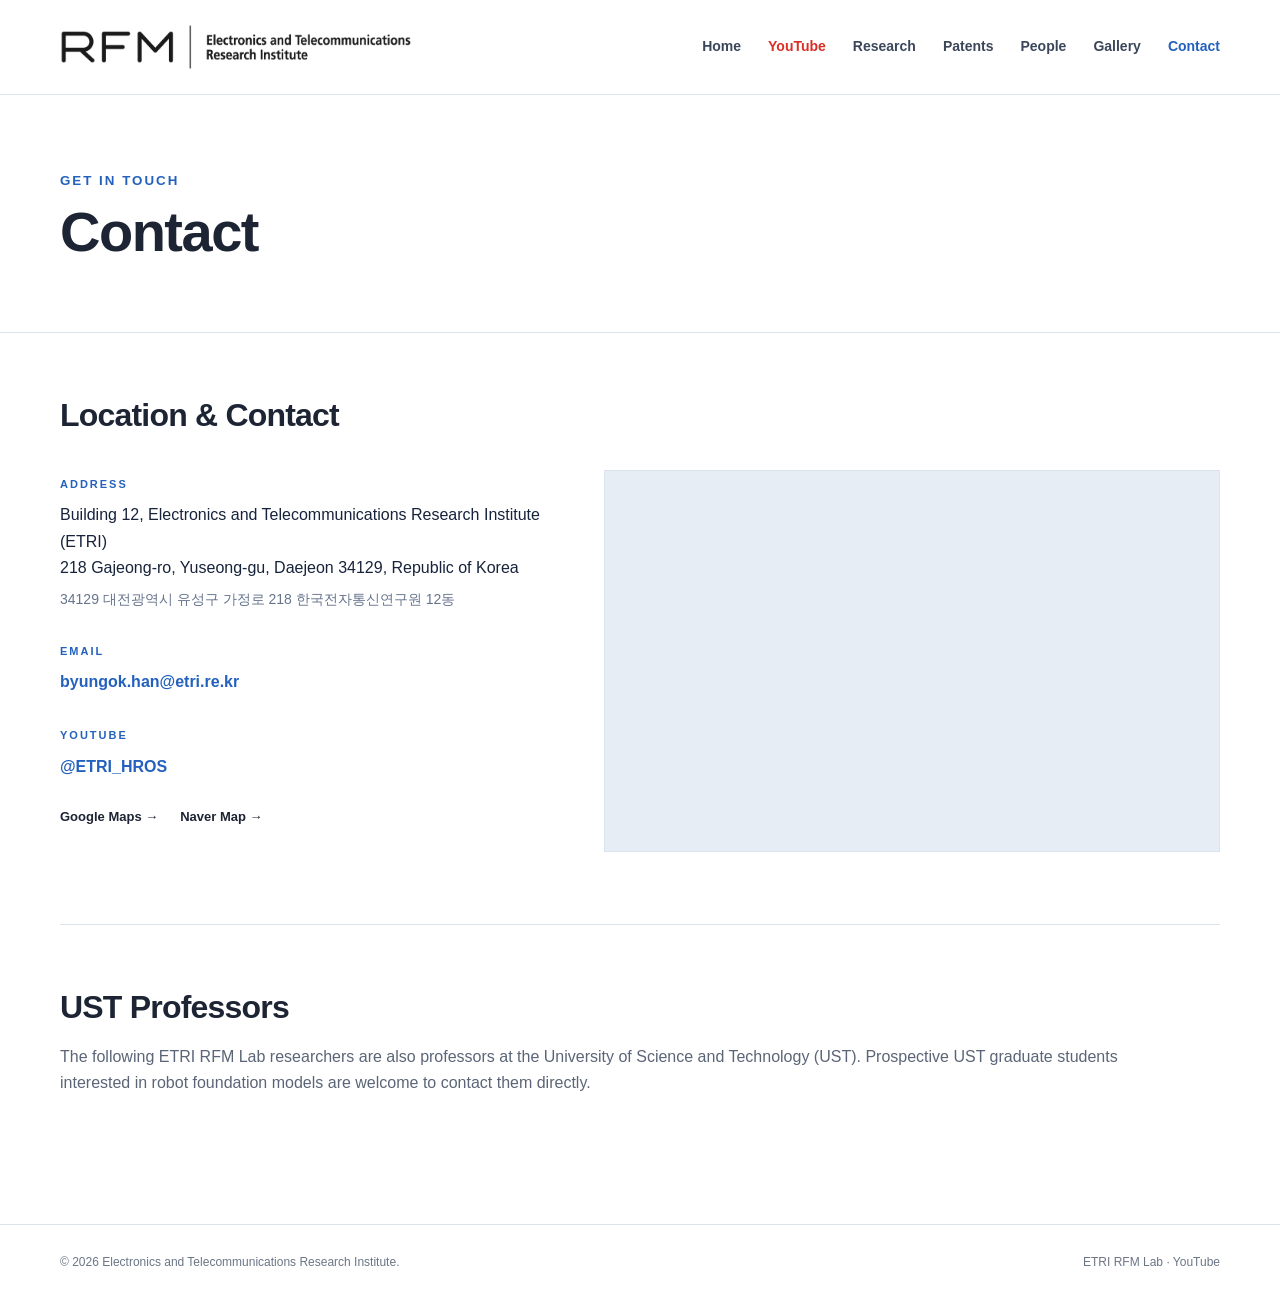
<file: contact.html>
<!doctype html>
<html lang="en">
<head>
  <meta charset="utf-8">
  <meta name="viewport" content="width=device-width,initial-scale=1"><meta name="description" content="ETRI 로봇파운데이션모델연구실(RFM Lab) 연락처: 대전광역시 유성구 가정로 218 한국전자통신연구원 12동. Address, map, email, and UST professors."><meta property="og:locale" content="ko_KR"><meta property="og:locale:alternate" content="en_US"><meta property="og:type" content="website"><meta property="og:site_name" content="ETRI RFM Lab"><meta property="og:title" content="Contact | ETRI RFM Lab · 로봇파운데이션모델연구실"><meta property="og:description" content="ETRI 로봇파운데이션모델연구실(RFM Lab) 연락처: 대전광역시 유성구 가정로 218 한국전자통신연구원 12동. Address, map, email, and UST professors."><meta property="og:url" content="https://etri-rfm-lab.github.io/contact.html"><meta property="og:image" content="https://etri-rfm-lab.github.io/assets/og-image.png?v=2"><meta property="og:image:width" content="1200"><meta property="og:image:height" content="630"><meta name="twitter:card" content="summary_large_image"><link rel="canonical" href="https://etri-rfm-lab.github.io/contact.html"><link rel="icon" href="favicon.ico?v=2" sizes="any"><link rel="icon" type="image/png" sizes="32x32" href="assets/favicon-32.png?v=2"><link rel="apple-touch-icon" href="assets/apple-touch-icon.png?v=2">
  <title>Contact | ETRI RFM Lab · 로봇파운데이션모델연구실</title>
  <link rel="stylesheet" href="styles.css?v=64">
</head>
<body data-page="contact">
  <nav class="nav"><div class="wrap navin"><a class="logo" href="index.html" aria-label="ETRI RFM Lab home"><span class="mark">ETRI</span></a><div class="menu"><a href="index.html">Home</a><a href="https://www.youtube.com/@ETRI_HROS" target="_blank" rel="noopener">YouTube</a><a href="publications.html">Research</a><a href="patents.html">Patents</a><a href="people.html">People</a><a href="gallery.html">Gallery</a><a class="active" href="contact.html">Contact</a></div><button class="hamb" aria-label="Open menu">☰</button></div></nav>
  <header class="page-hero"><div class="wrap"><small>GET IN TOUCH</small><h1>Contact</h1></div></header>
  <main class="section wrap">
    <h2 class="contact-heading">Location &amp; Contact</h2>
    <div class="contact-grid">
      <div class="contact-info">
        <div class="contact-item"><small>ADDRESS</small><p>Building 12, Electronics and Telecommunications Research Institute (ETRI)<br>218 Gajeong-ro, Yuseong-gu, Daejeon 34129, Republic of Korea</p><p class="contact-ko">34129 대전광역시 유성구 가정로 218 한국전자통신연구원 12동</p></div>
        <div class="contact-item"><small>EMAIL</small><p><a href="mailto:byungok.han@etri.re.kr">byungok.han@etri.re.kr</a></p></div>
        <div class="contact-item"><small>YOUTUBE</small><p><a href="https://www.youtube.com/@ETRI_HROS" target="_blank" rel="noopener">@ETRI_HROS</a></p></div>
        <div class="contact-actions"><a class="pub-link" href="https://www.google.com/maps/search/?api=1&amp;query=%ED%95%9C%EA%B5%AD%EC%A0%84%EC%9E%90%ED%86%B5%EC%8B%A0%EC%97%B0%EA%B5%AC%EC%9B%90" target="_blank" rel="noopener">Google Maps →</a><a class="pub-link" href="https://map.naver.com/p/search/%ED%95%9C%EA%B5%AD%EC%A0%84%EC%9E%90%ED%86%B5%EC%8B%A0%EC%97%B0%EA%B5%AC%EC%9B%90" target="_blank" rel="noopener">Naver Map →</a></div>
      </div>
      <div class="contact-map"><iframe src="https://www.google.com/maps/embed?origin=mfe&amp;pb=!1m3!2m1!1z7ZWc6rWt7KCE7J6Q7Ya17Iug7Jew6rWs7JuQ!6i15" title="Map of ETRI, Daejeon" loading="lazy" referrerpolicy="no-referrer-when-downgrade"></iframe></div>
    </div>
    <section class="ust-section" aria-labelledby="ust-title">
      <h2 id="ust-title">UST Professors</h2>
      <p>The following ETRI RFM Lab researchers are also professors at the University of Science and Technology (UST). Prospective UST graduate students interested in robot foundation models are welcome to contact them directly.</p>
      <div class="people ust-people" id="ust-list"></div>
    </section>
  </main>
  <footer class="footer"><div class="wrap"><span>© 2026 Electronics and Telecommunications Research Institute.</span><span>ETRI RFM Lab · <a href="https://www.youtube.com/@ETRI_HROS" target="_blank" rel="noopener">YouTube</a></span></div></footer>
  <script src="sheets.js?v=35"></script>
</body>
</html>
</file>
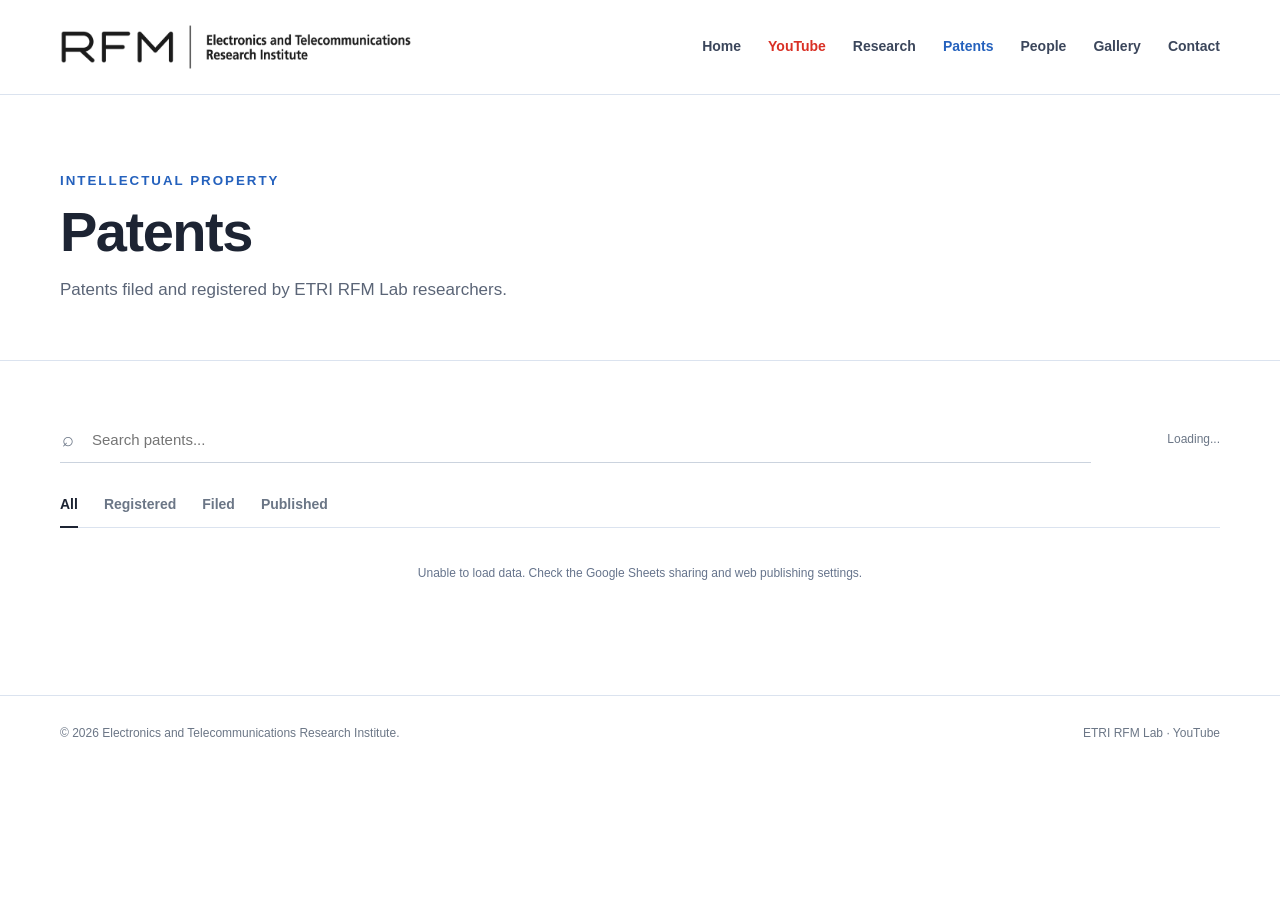
<file: patents.html>
<!doctype html>
<html lang="en">
<head>
  <meta charset="utf-8">
  <meta name="viewport" content="width=device-width,initial-scale=1"><meta name="description" content="ETRI 로봇파운데이션모델연구실(RFM Lab) 특허 목록. Patents filed and registered by ETRI Robot Foundation Models Lab researchers."><meta property="og:locale" content="ko_KR"><meta property="og:locale:alternate" content="en_US"><meta property="og:type" content="website"><meta property="og:site_name" content="ETRI RFM Lab"><meta property="og:title" content="Patents | ETRI RFM Lab · 로봇파운데이션모델연구실"><meta property="og:description" content="ETRI 로봇파운데이션모델연구실(RFM Lab) 특허 목록. Patents filed and registered by ETRI Robot Foundation Models Lab researchers."><meta property="og:url" content="https://etri-rfm-lab.github.io/patents.html"><meta property="og:image" content="https://etri-rfm-lab.github.io/assets/og-image.png?v=2"><meta property="og:image:width" content="1200"><meta property="og:image:height" content="630"><meta name="twitter:card" content="summary_large_image"><link rel="canonical" href="https://etri-rfm-lab.github.io/patents.html"><link rel="icon" href="favicon.ico?v=2" sizes="any"><link rel="icon" type="image/png" sizes="32x32" href="assets/favicon-32.png?v=2"><link rel="apple-touch-icon" href="assets/apple-touch-icon.png?v=2">
  <title>Patents | ETRI RFM Lab · 로봇파운데이션모델연구실</title>
  <link rel="stylesheet" href="styles.css?v=64">
</head>
<body data-page="patents">
  <nav class="nav"><div class="wrap navin"><a class="logo" href="index.html" aria-label="ETRI RFM Lab home"><span class="mark">ETRI</span></a><div class="menu"><a href="index.html">Home</a><a href="https://www.youtube.com/@ETRI_HROS" target="_blank" rel="noopener">YouTube</a><a href="publications.html">Research</a><a class="active" href="patents.html">Patents</a><a href="people.html">People</a><a href="gallery.html">Gallery</a><a href="contact.html">Contact</a></div><button class="hamb" aria-label="Open menu">☰</button></div></nav>
  <header class="page-hero"><div class="wrap"><small>INTELLECTUAL PROPERTY</small><h1>Patents</h1><p>Patents filed and registered by ETRI RFM Lab researchers.</p></div></header>
  <main class="section"><div class="wrap">
    <div class="archive-tools">
      <div class="search-row"><label class="search-box"><input id="patent-search" type="search" placeholder="Search patents..." autocomplete="off" aria-label="Search patents"></label><span class="result-count" id="patent-count">Loading...</span></div>
      <div class="filters" role="group" aria-label="Patent status"><button class="filter-btn active" data-patent-filter="all">All</button><button class="filter-btn" data-patent-filter="registered">Registered</button><button class="filter-btn" data-patent-filter="filed">Filed</button><button class="filter-btn" data-patent-filter="published">Published</button></div>
    </div>
    <p class="status" id="page-status">Loading patents...</p>
    <div class="patent-list" id="patent-list"></div>
  </div></main>
  <footer class="footer"><div class="wrap"><span>© 2026 Electronics and Telecommunications Research Institute.</span><span>ETRI RFM Lab · <a href="https://www.youtube.com/@ETRI_HROS" target="_blank" rel="noopener">YouTube</a></span></div></footer>
  <script src="sheets.js?v=35"></script>
</body>
</html>
</file>
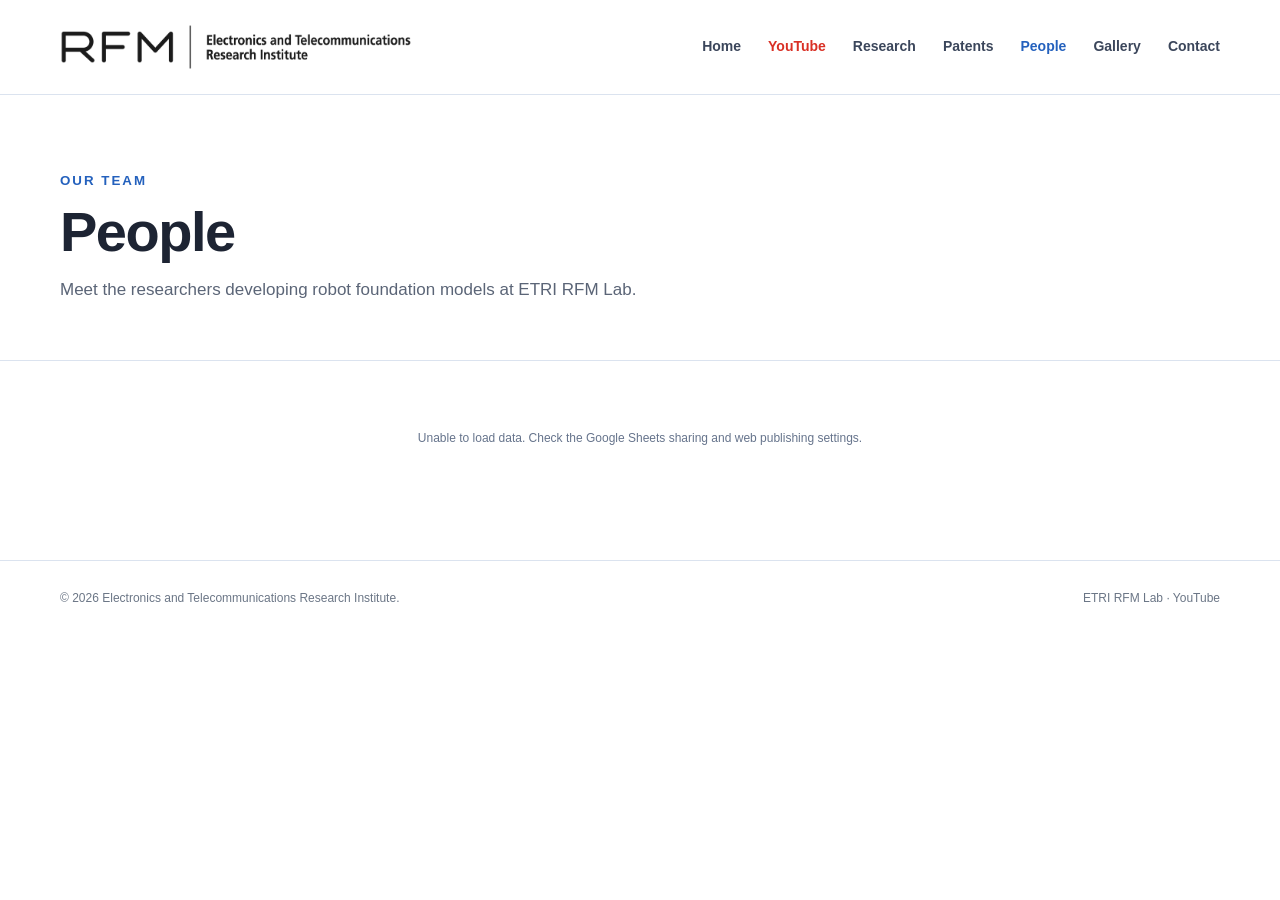
<file: people.html>
<!doctype html>
<html lang="en">
<head>
  <meta charset="utf-8">
  <meta name="viewport" content="width=device-width,initial-scale=1"><meta name="description" content="ETRI 로봇파운데이션모델연구실(RFM Lab) 구성원. Meet the researchers of the ETRI Robot Foundation Models Lab."><meta property="og:locale" content="ko_KR"><meta property="og:locale:alternate" content="en_US"><meta property="og:type" content="website"><meta property="og:site_name" content="ETRI RFM Lab"><meta property="og:title" content="People | ETRI RFM Lab · 로봇파운데이션모델연구실"><meta property="og:description" content="ETRI 로봇파운데이션모델연구실(RFM Lab) 구성원. Meet the researchers of the ETRI Robot Foundation Models Lab."><meta property="og:url" content="https://etri-rfm-lab.github.io/people.html"><meta property="og:image" content="https://etri-rfm-lab.github.io/assets/og-image.png?v=2"><meta property="og:image:width" content="1200"><meta property="og:image:height" content="630"><meta name="twitter:card" content="summary_large_image"><link rel="canonical" href="https://etri-rfm-lab.github.io/people.html"><link rel="icon" href="favicon.ico?v=2" sizes="any"><link rel="icon" type="image/png" sizes="32x32" href="assets/favicon-32.png?v=2"><link rel="apple-touch-icon" href="assets/apple-touch-icon.png?v=2">
  <title>People | ETRI RFM Lab · 로봇파운데이션모델연구실</title>
  <link rel="stylesheet" href="styles.css?v=64">
</head>
<body data-page="people">
  <nav class="nav"><div class="wrap navin"><a class="logo" href="index.html" aria-label="ETRI RFM Lab home"><span class="mark">ETRI</span></a><div class="menu"><a href="index.html">Home</a><a href="https://www.youtube.com/@ETRI_HROS" target="_blank" rel="noopener">YouTube</a><a href="publications.html">Research</a><a href="patents.html">Patents</a><a class="active" href="people.html">People</a><a href="gallery.html">Gallery</a><a href="contact.html">Contact</a></div><button class="hamb" aria-label="Open menu">☰</button></div></nav>
  <header class="page-hero"><div class="wrap"><small>OUR TEAM</small><h1>People</h1><p>Meet the researchers developing robot foundation models at ETRI RFM Lab.</p></div></header>
  <main class="section wrap"><p class="status" id="page-status">Loading researchers...</p><div class="people" id="people-list"></div></main>
  <footer class="footer"><div class="wrap"><span>© 2026 Electronics and Telecommunications Research Institute.</span><span>ETRI RFM Lab · <a href="https://www.youtube.com/@ETRI_HROS" target="_blank" rel="noopener">YouTube</a></span></div></footer>
  <script src="sheets.js?v=35"></script>
</body>
</html>
</file>
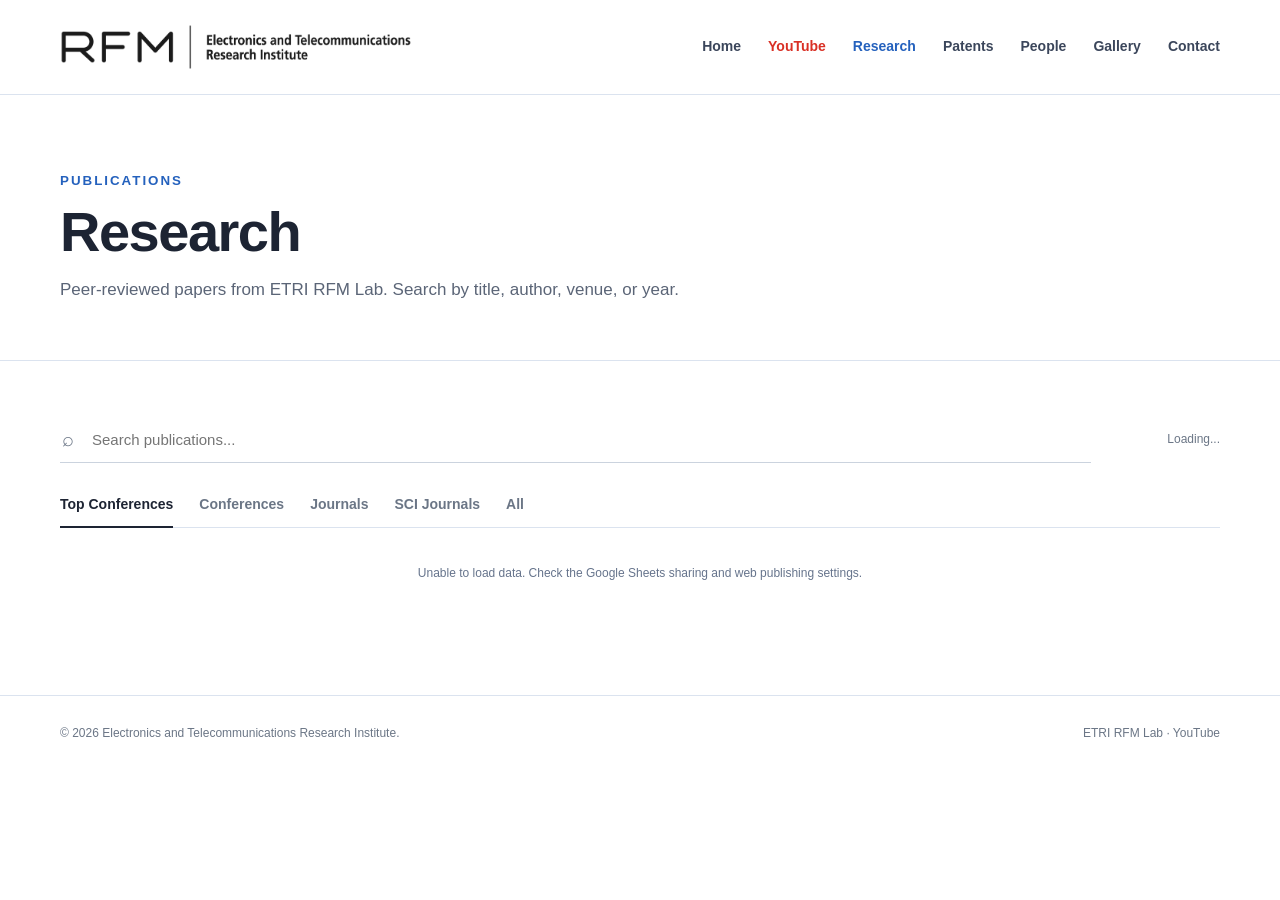
<file: publications.html>
<!doctype html>
<html lang="en">
<head>
  <meta charset="utf-8">
  <meta name="viewport" content="width=device-width,initial-scale=1"><meta name="description" content="ETRI 로봇파운데이션모델연구실(RFM Lab) 논문 목록. Publications of the ETRI Robot Foundation Models Lab at CVPR, ICRA, ECCV, AAAI, MICCAI and more."><meta property="og:locale" content="ko_KR"><meta property="og:locale:alternate" content="en_US"><meta property="og:type" content="website"><meta property="og:site_name" content="ETRI RFM Lab"><meta property="og:title" content="Research | ETRI RFM Lab · 로봇파운데이션모델연구실"><meta property="og:description" content="ETRI 로봇파운데이션모델연구실(RFM Lab) 논문 목록. Publications of the ETRI Robot Foundation Models Lab at CVPR, ICRA, ECCV, AAAI, MICCAI and more."><meta property="og:url" content="https://etri-rfm-lab.github.io/publications.html"><meta property="og:image" content="https://etri-rfm-lab.github.io/assets/og-image.png?v=2"><meta property="og:image:width" content="1200"><meta property="og:image:height" content="630"><meta name="twitter:card" content="summary_large_image"><link rel="canonical" href="https://etri-rfm-lab.github.io/publications.html"><link rel="icon" href="favicon.ico?v=2" sizes="any"><link rel="icon" type="image/png" sizes="32x32" href="assets/favicon-32.png?v=2"><link rel="apple-touch-icon" href="assets/apple-touch-icon.png?v=2">
  <title>Research | ETRI RFM Lab · 로봇파운데이션모델연구실</title>
  <link rel="stylesheet" href="styles.css?v=64">
</head>
<body data-page="publications">
  <nav class="nav"><div class="wrap navin"><a class="logo" href="index.html" aria-label="ETRI RFM Lab home"><span class="mark">ETRI</span></a><div class="menu"><a href="index.html">Home</a><a href="https://www.youtube.com/@ETRI_HROS" target="_blank" rel="noopener">YouTube</a><a class="active" href="publications.html">Research</a><a href="patents.html">Patents</a><a href="people.html">People</a><a href="gallery.html">Gallery</a><a href="contact.html">Contact</a></div><button class="hamb" aria-label="Open menu">☰</button></div></nav>
  <header class="page-hero"><div class="wrap"><small>PUBLICATIONS</small><h1>Research</h1><p>Peer-reviewed papers from ETRI RFM Lab. Search by title, author, venue, or year.</p></div></header>
  <main class="section wrap">
    <div class="archive-tools">
      <div class="search-row"><label class="search-box"><input id="publication-search" type="search" placeholder="Search publications..." autocomplete="off" aria-label="Search publications"></label><span class="result-count" id="publication-count">Loading...</span></div>
      <div class="filters" role="group" aria-label="Publication type"><button class="filter-btn active" data-pub-filter="top">Top Conferences</button><button class="filter-btn" data-pub-filter="conference">Conferences</button><button class="filter-btn" data-pub-filter="journal">Journals</button><button class="filter-btn" data-pub-filter="sci">SCI Journals</button><button class="filter-btn" data-pub-filter="all">All</button></div>
    </div>
    <p class="status" id="page-status">Loading publications...</p>
    <div class="pub-list" id="publication-list"></div>
  </main>
  <footer class="footer"><div class="wrap"><span>© 2026 Electronics and Telecommunications Research Institute.</span><span>ETRI RFM Lab · <a href="https://www.youtube.com/@ETRI_HROS" target="_blank" rel="noopener">YouTube</a></span></div></footer>
  <script src="sheets.js?v=35"></script>
</body>
</html>
</file>
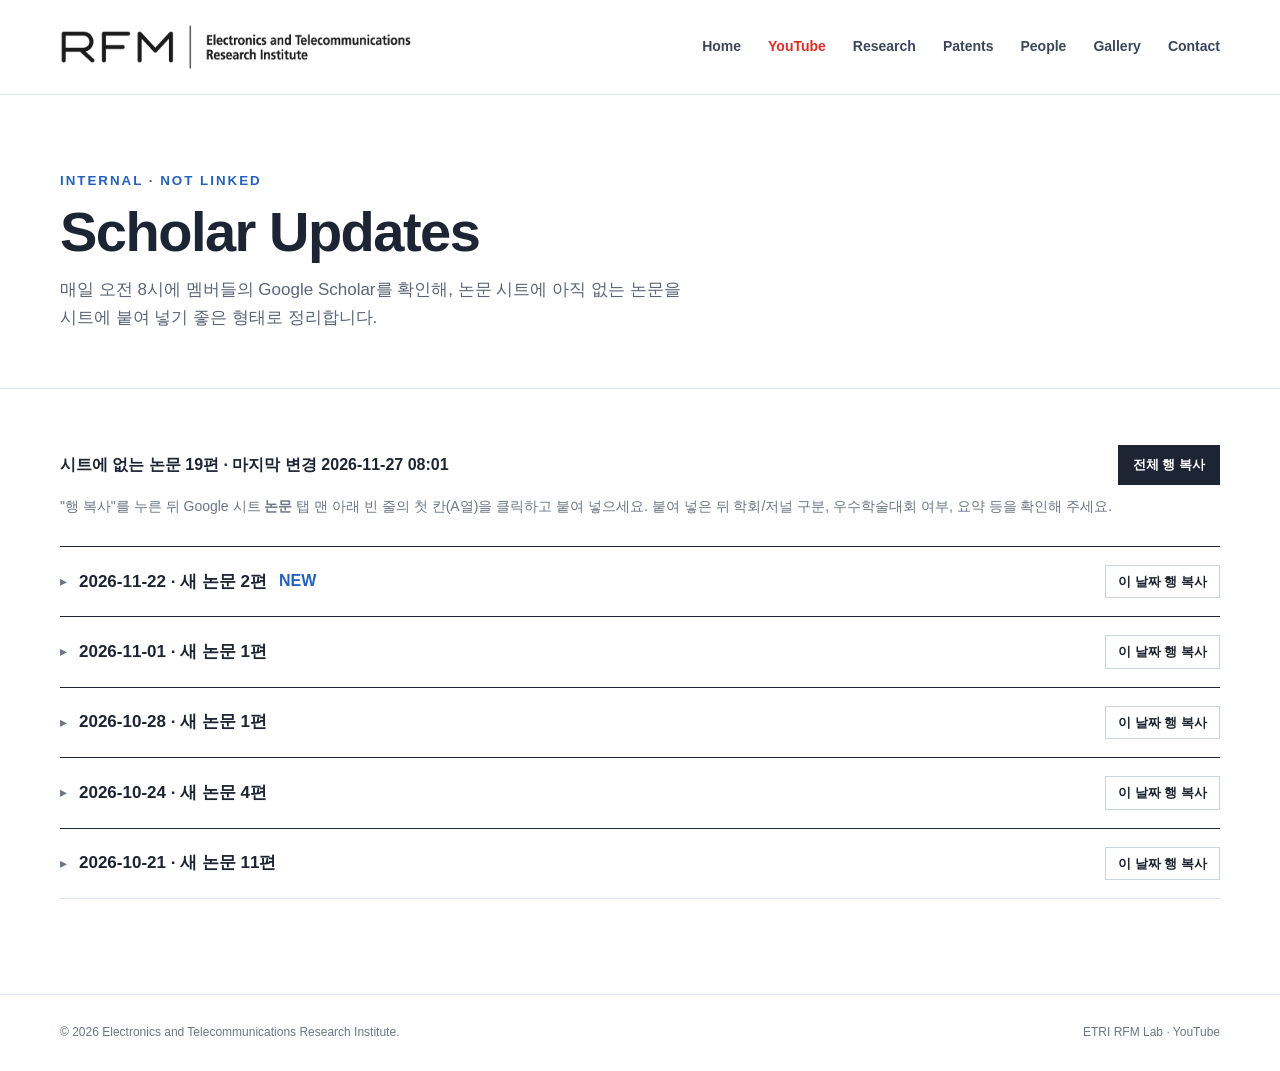
<file: scholar-updates.html>
<!doctype html>
<html lang="en">
<head>
  <meta charset="utf-8">
  <meta name="viewport" content="width=device-width,initial-scale=1">
  <meta name="robots" content="noindex,nofollow">
  <title>Scholar Updates | ETRI RFM Lab</title>
  <link rel="icon" href="favicon.ico?v=2" sizes="any"><link rel="icon" type="image/png" sizes="32x32" href="assets/favicon-32.png?v=2">
  <link rel="stylesheet" href="styles.css?v=48">
</head>
<body data-page="scholar-updates">
  <nav class="nav"><div class="wrap navin"><a class="logo" href="index.html" aria-label="ETRI RFM Lab home"><span class="mark">ETRI</span></a><div class="menu"><a href="index.html">Home</a><a href="https://www.youtube.com/@ETRI_HROS" target="_blank" rel="noopener">YouTube</a><a href="publications.html">Research</a><a href="patents.html">Patents</a><a href="people.html">People</a><a href="gallery.html">Gallery</a><a href="contact.html">Contact</a></div><button class="hamb" aria-label="Open menu">☰</button></div></nav>
  <header class="page-hero"><div class="wrap"><small>INTERNAL · NOT LINKED</small><h1>Scholar Updates</h1><p>매일 오전 8시에 멤버들의 Google Scholar를 확인해, 논문 시트에 아직 없는 논문을 시트에 붙여 넣기 좋은 형태로 정리합니다.</p></div></header>
  <main class="section wrap">
    <div class="updates-bar"><p class="updates-meta" id="updates-meta">Loading...</p><button class="updates-copy-all" id="copy-all" type="button" hidden>전체 행 복사</button></div>
    <p class="updates-help">"행 복사"를 누른 뒤 Google 시트 <b>논문</b> 탭 맨 아래 빈 줄의 첫 칸(A열)을 클릭하고 붙여 넣으세요. 붙여 넣은 뒤 학회/저널 구분, 우수학술대회 여부, 요약 등을 확인해 주세요.</p>
    <div id="updates-list" class="updates-list"></div>
  </main>
  <footer class="footer"><div class="wrap"><span>© 2026 Electronics and Telecommunications Research Institute.</span><span>ETRI RFM Lab · <a href="https://www.youtube.com/@ETRI_HROS" target="_blank" rel="noopener">YouTube</a></span></div></footer>
  <script src="sheets.js?v=35"></script>
  <script>
    (async () => {
      const meta = document.getElementById('updates-meta');
      const list = document.getElementById('updates-list');
      const copyAll = document.getElementById('copy-all');
      const tsv = row => row.map(value => String(value ?? '').replace(/[\t\r\n]+/g, ' ')).join('\t');
      const copy = async (text, button, label) => {
        try { await navigator.clipboard.writeText(text); button.textContent = '복사됨 ✓'; }
        catch { button.textContent = '복사 실패'; }
        setTimeout(() => { button.textContent = label; }, 1600);
      };
      let data;
      try {
        const response = await fetch(`data/scholar-updates.json?_=${Date.now()}`, { cache: 'no-store' });
        if (!response.ok) throw new Error(response.status);
        data = await response.json();
      } catch {
        meta.textContent = '아직 확인 결과가 없습니다. 첫 자동 확인 후에 표시됩니다.';
        return;
      }
      const items = data.items || [];
      const updated = (data.updated || '').replace('T', ' ').slice(0, 16);
      meta.textContent = `시트에 없는 논문 ${items.length}편 · 마지막 변경 ${updated}` + (data.failed_members?.length ? ` · 확인 실패: ${data.failed_members.join(', ')}` : '');
      if (!items.length) { list.innerHTML = '<div class="empty-state">시트에 없는 새 논문이 없습니다.</div>'; return; }
      copyAll.hidden = false;
      copyAll.addEventListener('click', () => copy(items.map(item => tsv(item.row)).join('\n'), copyAll, '전체 행 복사'));
      // One collapsed group per discovery date, newest first.
      const groups = new Map();
      items.forEach(item => { if (!groups.has(item.first_seen)) groups.set(item.first_seen, []); groups.get(item.first_seen).push(item); });
      const groupBody = new Map();
      [...groups.keys()].sort().reverse().forEach((date, index) => {
        const group = document.createElement('details'); group.className = 'update-group';
        const summary = document.createElement('summary');
        const label = document.createElement('span'); label.className = 'update-group-title'; label.textContent = `${date} · 새 논문 ${groups.get(date).length}편`;
        summary.append(label);
        if (index === 0) { const badge = document.createElement('span'); badge.className = 'patent-status'; badge.textContent = 'NEW'; summary.append(badge); }
        const copyGroup = document.createElement('button'); copyGroup.type = 'button'; copyGroup.className = 'update-copy'; copyGroup.textContent = '이 날짜 행 복사';
        copyGroup.addEventListener('click', event => { event.preventDefault(); copy(groups.get(date).map(item => tsv(item.row)).join('\n'), copyGroup, '이 날짜 행 복사'); });
        summary.append(copyGroup);
        const body = document.createElement('div'); body.className = 'update-group-body';
        group.append(summary, body); list.append(group); groupBody.set(date, body);
      });
      items.forEach(item => {
        const article = document.createElement('article'); article.className = 'update-row';
        const head = document.createElement('p'); head.className = 'patent-meta';
        head.append(`${item.year || ''} · ${item.members.join(', ')}`);
        const title = document.createElement('h3'); title.textContent = item.title;
        const authors = document.createElement('p'); authors.className = 'patent-inventors'; authors.textContent = item.authors;
        const venue = document.createElement('p'); venue.className = 'update-venue'; venue.textContent = item.venue || '학회/저널 정보 없음';
        const actions = document.createElement('div'); actions.className = 'pub-links';
        const button = document.createElement('button'); button.type = 'button'; button.className = 'update-copy'; button.textContent = '행 복사';
        button.addEventListener('click', () => copy(tsv(item.row), button, '행 복사'));
        actions.append(button);
        [['Scholar', item.scholar_url], ['Paper', item.link]].forEach(([label, href]) => {
          if (!href) return;
          const link = document.createElement('a'); link.className = 'pub-link'; link.href = href; link.target = '_blank'; link.rel = 'noopener noreferrer'; link.textContent = label;
          actions.append(link);
        });
        article.append(head, title, authors, venue, actions); groupBody.get(item.first_seen).append(article);
      });
    })();
  </script>
</body>
</html>
</file>
<file: styles.css>
:root{--blue:#2461bd;--navy:#0066a5;--sky:#eef3fb;--cyan:#6f97d4;--red:#ee5b02;--orange:#ee5b02;--ink:#17233b;--muted:#66748c;--line:#dbe3ef;--bg:#f3f5f8;--max:1160px}
*{box-sizing:border-box}html{scroll-behavior:smooth}body{margin:0;color:var(--ink);font-family:Arial,"Noto Sans KR",sans-serif;line-height:1.65}a{color:inherit;text-decoration:none}.wrap{width:min(var(--max),calc(100% - 40px));margin:auto}.top{height:34px;background:var(--navy);color:#dfeaff;font-size:12px}.top .wrap{height:100%;display:flex;align-items:center;justify-content:space-between}.nav{position:sticky;top:0;z-index:30;background:rgba(255,255,255,.96);border-bottom:1px solid var(--line);backdrop-filter:blur(12px)}.navin{height:82px;display:flex;align-items:center;justify-content:space-between}.logo{display:flex;align-items:center;gap:13px}.mark{width:66px;height:43px;display:grid;place-items:center;background:var(--blue);color:white;font-size:17px;font-style:italic;font-weight:900;clip-path:polygon(0 0,100% 0,86% 100%,0 100%);position:relative}.mark:after{content:"";position:absolute;width:8px;height:8px;border-radius:50%;background:var(--red);right:7px;top:7px}.logo b{display:block;color:var(--navy);font-size:20px}.logo small{display:block;color:var(--muted);font-size:10px;letter-spacing:1.35px}.menu{display:flex;gap:27px;align-items:center;font-size:14px;font-weight:700;color:#3b465b}.menu a:hover,.menu a.active{color:var(--blue)}.hamb{display:none;border:0;background:none;font-size:24px}.hero{min-height:590px;color:white;position:relative;overflow:hidden;background:linear-gradient(105deg,rgba(4,22,56,.98),rgba(7,55,105,.82)),linear-gradient(135deg,#092c5b,#0c7c9f)}.hero:before{content:"";position:absolute;inset:0;opacity:.14;background-image:linear-gradient(rgba(255,255,255,.13) 1px,transparent 1px),linear-gradient(90deg,rgba(255,255,255,.13) 1px,transparent 1px);background-size:50px 50px}.hero:after{content:"RFM";position:absolute;right:4%;bottom:-70px;font-size:260px;font-weight:900;color:rgba(255,255,255,.045)}.hero .wrap{position:relative;z-index:2;padding-top:115px}.eyebar{display:inline-flex;align-items:center;gap:9px;font-size:12px;font-weight:700;letter-spacing:1.3px;color:#e1edf8}.eyebar:before{content:"";width:24px;height:3px;background:var(--red)}.hero h1{font-size:clamp(44px,6vw,72px);line-height:1.14;letter-spacing:-2.5px;margin:16px 0 20px}.hero p{max-width:630px;color:#d4e3f4;font-size:18px}.btn{display:inline-flex;margin-top:24px;padding:13px 23px;background:#fff;color:var(--blue);font-size:14px;font-weight:800}.quick{position:relative;z-index:5;margin-top:-52px}.quick-grid{display:grid;grid-template-columns:repeat(4,1fr);background:#fff;box-shadow:0 15px 45px rgba(20,41,77,.16)}.quick a{padding:26px;border-right:1px solid var(--line);transition:.2s}.quick a:last-child{border:0}.quick a:hover{background:var(--sky);transform:translateY(-4px)}.quick small{color:var(--blue);font-weight:800}.quick b{display:block;margin-top:7px}.section{padding:95px 0}.muted-bg{background:var(--bg)}.head{text-align:center;max-width:760px;margin:0 auto 48px}.head small{color:var(--blue);font-weight:800;letter-spacing:2px}.head h1,.head h2{color:var(--navy);font-size:40px;line-height:1.25;margin:10px 0}.head p{color:var(--muted)}.about{display:grid;grid-template-columns:.85fr 1.15fr;gap:60px;align-items:center}.flow{min-height:380px;padding:55px;background:linear-gradient(145deg,var(--blue),#1594b7);display:grid;gap:13px}.flow div{background:rgba(255,255,255,.95);padding:16px 18px;color:var(--navy);font-size:13px;font-weight:700}.flow span{color:var(--cyan);margin-right:10px}.copy h2{color:var(--navy);font-size:36px;line-height:1.35}.copy p{color:var(--muted)}.check{list-style:none;padding:0}.check li{padding:7px}.check li:before{content:"✓";color:var(--cyan);font-weight:900;margin-right:10px}.research-grid{display:grid;grid-template-columns:repeat(3,1fr);gap:18px}.research-card{border:1px solid var(--line);background:white;padding:28px;min-height:235px}.research-card i{width:45px;height:45px;display:grid;place-items:center;background:var(--sky);color:var(--blue);font-style:normal;font-weight:900}.research-card h3{color:var(--navy);font-size:20px;margin:23px 0 8px}.research-card p{color:var(--muted);font-size:14px}.page-hero{padding:78px 0 68px;background:linear-gradient(110deg,var(--navy),#0a6191);color:white}.page-hero small{color:#73dce7;font-weight:800;letter-spacing:2px}.page-hero h1{font-size:clamp(40px,6vw,64px);line-height:1.1;margin:12px 0}.page-hero p{max-width:650px;color:#cfdeed}.status{min-height:24px;text-align:center;color:var(--muted);font-size:12px}.pub-list{display:grid;gap:12px}.pub{display:grid;grid-template-columns:90px 1fr auto;gap:24px;padding:26px 0;border-top:1px solid var(--line)}.pub-year{font-size:24px;color:var(--blue);font-weight:900}.pub h3{color:var(--navy);font-size:19px;line-height:1.45;margin:0 0 7px}.pub p{color:var(--muted);font-size:13px;margin:4px 0}.pub .venue{color:var(--blue);font-weight:800}.chips{display:flex;gap:7px;flex-wrap:wrap}.chip{display:inline-flex;border:1px solid var(--line);background:#fff;padding:6px 10px;color:var(--blue);font-size:11px;font-weight:800}.chip:hover{border-color:var(--blue);background:var(--sky)}.patents{display:grid;grid-template-columns:repeat(2,1fr);gap:15px}.patent{border:1px solid var(--line);background:#fff;padding:25px;min-height:220px}.patent-top{display:flex;justify-content:space-between;margin-bottom:20px}.country{color:var(--blue);font-size:11px;font-weight:900}.badge{background:var(--sky);color:var(--blue);padding:4px 8px;font-size:10px}.patent h3{font-size:17px;line-height:1.5;margin:0 0 12px}.patent p{color:var(--muted);font-size:12px;margin:5px 0}.people{display:grid;grid-template-columns:repeat(3,1fr);gap:18px}.person{border:1px solid var(--line);background:#fff;overflow:hidden}.photo{aspect-ratio:4/3;display:grid;place-items:center;background:linear-gradient(135deg,#dbe9f5,#f5f8fb);color:#8fa7bd;font-size:42px;font-weight:900;overflow:hidden}.photo img{width:100%;height:100%;object-fit:cover}.person-body{padding:22px}.person h3{margin:0;color:var(--navy);font-size:21px}.english{font-size:12px;color:var(--muted)}.role{margin:8px 0 14px;color:var(--blue);font-size:12px;font-weight:900}.field{min-height:42px;color:var(--muted);font-size:13px}.news-grid{display:grid;grid-template-columns:1.15fr .85fr;gap:34px}.featured{min-height:330px;padding:38px;background:var(--navy);color:#fff;display:flex;flex-direction:column;justify-content:flex-end}.featured time{color:#6cdae5;font-size:12px}.featured h3{font-size:25px;line-height:1.4;margin:10px 0}.featured p{color:#c7d5e8;font-size:14px}.news-list{border-top:2px solid var(--navy)}.news-item{display:block;padding:21px 5px;border-bottom:1px solid var(--line)}.news-item time{font-size:11px;color:var(--blue)}.news-item b{display:block;margin-top:5px;font-size:15px}.footer{padding:28px 0;background:#071a3c;color:#91a2bc;font-size:12px}.footer .wrap{display:flex;justify-content:space-between}
@media(max-width:900px){.menu{gap:14px}.research-grid,.people{grid-template-columns:1fr 1fr}.about,.news-grid{grid-template-columns:1fr}.pub{grid-template-columns:70px 1fr}.pub .chips{grid-column:2}.patents{grid-template-columns:1fr}}
@media(max-width:720px){.menu{display:none}.menu.open{display:flex;position:absolute;top:70px;left:0;right:0;padding:20px;background:white;flex-direction:column;box-shadow:0 12px 25px #102a4822}.hamb{display:block}.top{display:none}.navin{height:70px}.quick-grid,.research-grid,.people{grid-template-columns:1fr}.quick a{padding:18px}.hero{min-height:540px}.hero .wrap{padding-top:85px}.section{padding:70px 0}.pub{grid-template-columns:1fr;gap:8px}.pub .chips{grid-column:1}.footer .wrap{flex-direction:column;gap:8px}}
.mark{width:108px;height:43px;border:0;border-radius:0;background:transparent url("https://images.seeklogo.com/logo-png/49/1/etri-logo-png_seeklogo-494433.png") center/contain no-repeat;clip-path:none;font-size:0;color:transparent}.mark:after{display:none}
.archive-tools{margin:0 0 38px;padding:22px;background:var(--bg);border:1px solid var(--line)}.search-row{display:flex;align-items:center;gap:14px}.search-box{position:relative;flex:1}.search-box:before{content:"⌕";position:absolute;left:17px;top:50%;transform:translateY(-52%);font-size:23px;color:var(--blue)}.search-box input{width:100%;height:50px;padding:0 18px 0 48px;border:1px solid #cbd6e4;background:#fff;color:var(--ink);font:inherit;outline:none}.search-box input:focus{border-color:var(--blue);box-shadow:0 0 0 3px #075ca818}.result-count{min-width:115px;text-align:right;color:var(--muted);font-size:12px}.filters{display:flex;gap:8px;flex-wrap:wrap;margin-top:14px}.filter-btn{border:1px solid #cbd6e4;background:white;color:#526078;padding:8px 15px;font:inherit;font-size:12px;font-weight:800;cursor:pointer}.filter-btn:hover{border-color:var(--blue);color:var(--blue)}.filter-btn.active{border-color:var(--blue);background:var(--blue);color:white}.empty-state{padding:60px 20px;text-align:center;border-top:1px solid var(--line);color:var(--muted)}
@media(max-width:720px){.search-row{align-items:stretch;flex-direction:column}.result-count{text-align:left}.filter-btn{flex:1}.archive-tools{padding:15px}}
.news-cards{display:grid;grid-template-columns:repeat(2,1fr);gap:16px}.news-card{display:flex;flex-direction:column;min-height:250px;padding:28px;border:1px solid var(--line);background:#fff;transition:.2s}.news-card:hover{border-color:var(--blue);transform:translateY(-3px);box-shadow:0 12px 28px rgba(20,41,77,.1)}.news-card time{color:var(--blue);font-size:12px;font-weight:800}.news-card h3{color:var(--navy);font-size:19px;line-height:1.45;margin:15px 0 10px}.news-card p{color:var(--muted);font-size:13px;margin:0}.news-card .chip{align-self:flex-start;margin-top:auto}.photo{aspect-ratio:1/1;background:#eef4f9}.photo img{object-fit:cover;object-position:center 18%}.photo.is-fallback:after{content:"Photo unavailable";display:block;font-size:10px;font-weight:400;color:#9aabba;margin-top:5px}.person-body{min-height:220px}
@media(max-width:720px){.news-cards{grid-template-columns:1fr}.news-card{min-height:220px}}
.gallery-intro{display:flex;justify-content:space-between;align-items:end;gap:30px;margin-bottom:30px}.gallery-intro h2{margin:0;color:var(--navy);font-size:32px}.gallery-intro p{margin:5px 0 0;color:var(--muted)}.album-count{color:var(--blue);font-size:12px;font-weight:800;white-space:nowrap}.gallery-grid{display:grid;grid-template-columns:repeat(2,1fr);grid-auto-rows:310px;gap:14px}.gallery-item{position:relative;overflow:hidden;border:0;padding:0;background:#dce7ef;cursor:zoom-in}.gallery-item:first-child{grid-column:span 2;grid-row:span 2}.gallery-item img{width:100%;height:100%;object-fit:cover;transition:transform .35s}.gallery-item:first-child img{object-position:center}.gallery-item:hover img{transform:scale(1.025)}.gallery-item.image-error:after{content:"Image unavailable";position:absolute;inset:0;display:grid;place-items:center;color:var(--muted);font-size:12px}.gallery-caption{position:absolute;left:0;right:0;bottom:0;padding:28px 20px 15px;background:linear-gradient(transparent,rgba(4,24,50,.78));color:#fff;text-align:left;font-size:12px;font-weight:700;opacity:0;transition:.2s}.gallery-item:hover .gallery-caption{opacity:1}.lightbox{position:fixed;inset:0;z-index:100;display:none;place-items:center;padding:32px;background:rgba(3,15,31,.94)}.lightbox.open{display:grid}.lightbox img{max-width:min(1400px,94vw);max-height:88vh;object-fit:contain}.lightbox-close{position:fixed;right:24px;top:18px;border:1px solid #ffffff55;background:#ffffff12;color:white;width:44px;height:44px;font-size:24px;cursor:pointer}.lightbox-meta{position:fixed;left:25px;bottom:18px;color:#dce8f5;font-size:12px}.album-tabs{display:flex;gap:8px;flex-wrap:wrap;margin-bottom:32px}.album-tab{cursor:pointer;padding:9px 15px;border:1px solid var(--line);background:#fff;color:var(--blue);font-size:12px;font-weight:800}.album-tab:hover,.album-tab.active{border-color:var(--blue);background:var(--blue);color:white}
@media(max-width:720px){.gallery-intro{align-items:start;flex-direction:column}.gallery-grid{grid-template-columns:1fr;grid-auto-rows:280px}.gallery-item:first-child{grid-column:span 1;grid-row:span 1}.gallery-caption{opacity:1}.lightbox{padding:15px}}
.drive-folder-frame{display:block;width:100%;height:min(74vh,760px);min-height:580px;border:1px solid var(--line);background:var(--bg)}
@media(max-width:720px){.drive-folder-frame{height:68vh;min-height:480px}}
.navin{height:94px}.logo{width:210px;overflow:hidden}.mark{width:210px;height:58px;background-size:380px 380px;background-position:left center}
@media(max-width:720px){.navin{height:74px}.logo{width:165px}.mark{width:165px;height:50px;background-size:310px 310px;background-position:left center}}
.person-email{display:block;margin:-7px 0 14px;color:var(--blue);font-size:12px;overflow-wrap:anywhere}.person-email:hover{color:var(--orange);text-decoration:underline}.person .field{margin-bottom:14px}
.home-publications{display:grid;grid-template-columns:repeat(3,1fr);gap:18px}.home-pub-card,.news-card{overflow:hidden;border:1px solid var(--line);background:#fff}.home-pub-card{display:flex;flex-direction:column;min-height:330px;transition:.2s}.home-pub-card:hover{border-color:var(--orange);transform:translateY(-3px);box-shadow:0 12px 28px rgba(20,41,77,.1)}.home-pub-body{display:flex;flex:1;flex-direction:column;padding:25px}.home-pub-meta{color:var(--blue);font-size:11px;font-weight:800}.home-pub-card h3{margin:12px 0 10px;color:var(--navy);font-size:18px;line-height:1.45}.home-pub-card p{margin:0 0 20px;color:var(--muted);font-size:13px}.home-pub-card .chip{align-self:flex-start;margin-top:auto}.card-thumb{position:relative;aspect-ratio:16/9;overflow:hidden;background:#e7edf5}.card-thumb img{width:100%;height:100%;object-fit:cover}.card-thumb.is-video:after{content:"▶";position:absolute;left:50%;top:50%;display:grid;width:46px;height:46px;place-items:center;transform:translate(-50%,-50%);border-radius:50%;background:rgba(238,91,2,.9);color:#fff;font-size:17px;padding-left:3px}.news-card{padding:0}.news-card-body{display:flex;flex:1;flex-direction:column;padding:28px}.news-card-body .chip{align-self:flex-start;margin-top:auto}.section-link{margin-top:28px;text-align:center}
@media(max-width:900px){.home-publications{grid-template-columns:1fr 1fr}}
@media(max-width:720px){.home-publications{grid-template-columns:1fr}.home-pub-card{min-height:0}}
.card-thumb{position:relative;width:100%;aspect-ratio:16/9;overflow:hidden;border:0;padding:0;background:#e7edf5}.card-thumb img,.card-thumb iframe{display:block;width:100%;height:100%;border:0;object-fit:cover}.card-thumb.is-video{cursor:pointer}.card-thumb.is-video:after{box-shadow:0 6px 18px rgba(0,0,0,.24)}.card-thumb.is-video:hover:after{transform:translate(-50%,-50%) scale(1.08)}.card-thumb.is-playing:after{display:none}.pub.has-media{grid-template-columns:90px 220px minmax(0,1fr) auto;align-items:start}.pub.has-media .card-thumb{max-width:220px}.pub.has-media .chips{align-self:start}
@media(max-width:900px){.pub.has-media{grid-template-columns:70px 190px minmax(0,1fr)}.pub.has-media .card-thumb{max-width:190px}.pub.has-media .chips{grid-column:3}}
@media(max-width:720px){.pub.has-media{grid-template-columns:1fr}.pub.has-media .card-thumb{max-width:none}.pub.has-media .chips{grid-column:1}}
.top{background:#0066a5}.hero{background:linear-gradient(112deg,rgba(0,102,165,.98),rgba(36,97,189,.94))}.page-hero{background:linear-gradient(110deg,#0066a5,#2461bd)}.flow{background:linear-gradient(145deg,#2461bd,#0066a5)}.btn{border:1px solid rgba(255,255,255,.72);background:transparent;color:#fff;border-radius:24px}.btn:hover{border-color:#ee5b02;background:#ee5b02}.quick a{border-top:4px solid transparent}.quick a:hover{border-top-color:#ee5b02;background:#fff7f1}.research-card i{background:#eef3fb;color:#2461bd}.research-card:nth-child(even) i{background:#fff0e7;color:#ee5b02}.research-card:hover,.person:hover,.patent:hover{border-color:#ee5b02}.chip:hover{border-color:#ee5b02;background:#fff0e7;color:#d94f00}.filter-btn.active{border-color:#ee5b02;background:#ee5b02}.news-card:hover{border-color:#ee5b02}.album-tab:hover,.album-tab.active{border-color:#ee5b02;background:#ee5b02}.footer{background:#06446f}.gallery-caption{background:linear-gradient(transparent,rgba(0,69,118,.84))}

/* Refined home page */
body[data-page="home"]{background:#fff}
body[data-page="home"] .top{height:30px;background:#07598f;color:#dceafa}
body[data-page="home"] .nav{box-shadow:none}
body[data-page="home"] .navin{height:86px}
body[data-page="home"] .hero{min-height:520px;background:linear-gradient(105deg,#075d98 0%,#2464bc 72%,#2e69bd 100%)}
body[data-page="home"] .hero:before{opacity:.08;background-size:64px 64px}
body[data-page="home"] .hero:after{right:3%;bottom:-88px;font-size:300px;letter-spacing:-18px;color:rgba(255,255,255,.055)}
body[data-page="home"] .hero .wrap{padding-top:102px}
body[data-page="home"] .hero h1{max-width:820px;margin:18px 0 22px;font-size:clamp(46px,6vw,74px);font-weight:750;letter-spacing:-3px}
body[data-page="home"] .hero p{max-width:700px;margin:0;color:#deebf8;font-size:17px;line-height:1.8}
body[data-page="home"] .btn{gap:20px;margin-top:30px;padding:12px 21px;border-radius:3px;background:#fff;color:var(--blue)}
body[data-page="home"] .btn:hover{border-color:var(--orange);background:var(--orange);color:#fff}
body[data-page="home"] .quick{margin-top:0}
body[data-page="home"] .quick-grid{grid-template-columns:repeat(3,1fr);border:1px solid var(--line);border-top:0;box-shadow:none}
body[data-page="home"] .quick a{padding:24px 28px;border-top:0;border-right:1px solid var(--line)}
body[data-page="home"] .quick a:hover{border-top:0;background:#f7f9fc;transform:none}
body[data-page="home"] .quick small{font-size:10px;letter-spacing:1px}
body[data-page="home"] .quick b{display:flex;justify-content:space-between;color:#26354d;font-size:15px}
body[data-page="home"] .quick b span{color:var(--orange)}
body[data-page="home"] .section{padding:88px 0}
body[data-page="home"] .about{gap:78px}
body[data-page="home"] .flow{min-height:350px;padding:44px;background:#f2f6fb;border-left:5px solid var(--blue)}
body[data-page="home"] .flow div{padding:15px 18px;border:1px solid #dbe5f0;background:#fff;color:#26354d}
body[data-page="home"] .copy h2{margin:14px 0 18px;font-size:38px;letter-spacing:-1px}
body[data-page="home"] #news{border-top:1px solid var(--line);background:#f7f9fc}
body[data-page="home"] .head{margin-bottom:38px}
body[data-page="home"] .head h2{font-size:36px;letter-spacing:-.8px}
body[data-page="home"] .news-cards{gap:20px}
body[data-page="home"] .news-card{border-radius:4px;box-shadow:0 5px 20px rgba(20,41,77,.045)}
@media(max-width:720px){body[data-page="home"] .navin{height:74px}body[data-page="home"] .hero{min-height:500px}body[data-page="home"] .hero .wrap{padding-top:76px}body[data-page="home"] .hero h1{font-size:43px;letter-spacing:-2px}body[data-page="home"] .hero p{font-size:15px}body[data-page="home"] .quick-grid{grid-template-columns:1fr}body[data-page="home"] .quick a{border-right:0;border-bottom:1px solid var(--line)}body[data-page="home"] .about{gap:42px}body[data-page="home"] .flow{min-height:0;padding:25px}body[data-page="home"] .section{padding:64px 0}}
/* Keep researcher portraits fully visible without cropping. */
.person .photo img{object-fit:contain;object-position:center}

/* Compact publication resource buttons. */
.pub .chips{align-self:start;align-items:center;justify-content:flex-end}
.pub .chip{height:30px;padding:0 11px 0 9px;gap:6px;border-color:#ccd7e5;border-radius:6px;background:#fff;box-shadow:0 1px 4px rgba(20,41,77,.05);white-space:nowrap;transition:border-color .18s,background .18s,color .18s,transform .18s}
.pub .chip-icon{display:grid;width:15px;height:15px;flex:0 0 15px;place-items:center;color:#53657a}
.pub .chip-icon svg{display:block;width:15px;height:15px;fill:currentColor}
.pub .chip-github .chip-icon{color:#24292f}
.pub .chip-arxiv .chip-icon{color:#b31b1b}
.pub .chip-media .chip-icon{color:var(--orange)}
.pub .chip:hover{border-color:var(--blue);background:#f7faff;color:var(--blue);transform:translateY(-1px);box-shadow:0 5px 13px rgba(20,41,77,.1)}
@media(max-width:720px){.pub .chips{justify-content:flex-start}}

/* Four-column researcher grid with responsive fallbacks. */
.people{grid-template-columns:repeat(4,minmax(0,1fr))}
@media(max-width:1100px){.people{grid-template-columns:repeat(3,minmax(0,1fr))}}
@media(max-width:900px){.people{grid-template-columns:repeat(2,minmax(0,1fr))}}
@media(max-width:720px){.people{grid-template-columns:1fr}}

/* Compact, bordered researcher cards. */
.people{gap:16px;align-items:start}
.person{border:1px solid #d5dfeb;border-radius:8px;box-shadow:0 3px 12px rgba(20,41,77,.05)}
.person .photo{aspect-ratio:4/3;padding:8px;border-bottom:1px solid #dbe3ef;background:#f7f9fc}
.person .person-body{min-height:190px;padding:18px}

/* Half-size researcher cards; portraits remain fully visible and proportional. */
.person{width:100%;max-width:220px;justify-self:center}
.person .photo{height:220px;aspect-ratio:auto;padding:6px}
.person .photo img{width:100%;height:100%;max-width:100%;max-height:100%;object-fit:contain;object-position:center}
.person .person-body{min-height:0;padding:14px}
.person h3{font-size:17px;line-height:1.3}
.person .role{margin:5px 0 9px;font-size:10px}
.person .field{min-height:0;margin-bottom:10px;font-size:11px;line-height:1.45}
.person .chips{gap:5px}
.person .chip{align-items:center;padding:4px 7px;gap:4px;border-radius:5px;font-size:9px}
.person .chip-icon,.person-email .chip-icon{display:grid;width:13px;height:13px;flex:0 0 13px;place-items:center}
.person .chip-icon svg,.person-email .chip-icon svg{display:block;width:13px;height:13px;fill:currentColor}
.person-email{display:flex;align-items:center;gap:5px;margin:-3px 0 10px;font-size:10px}

/* Home video */
.video-grid{display:grid;grid-template-columns:1.6fr 1fr;gap:24px;align-items:stretch}.video-frame{position:relative;aspect-ratio:16/9;background:#000;box-shadow:0 15px 40px rgba(20,41,77,.14)}.video-frame iframe{position:absolute;inset:0;width:100%;height:100%;border:0}.yt-channel{display:flex;flex-direction:column;padding:30px;border:1px solid var(--line);background:#fff;transition:.2s}.yt-channel:hover{border-color:#ee5b02;transform:translateY(-3px);box-shadow:0 12px 28px rgba(20,41,77,.1)}.yt-icon{display:grid;place-items:center;width:54px;height:54px;border-radius:50%;background:#ff0000;color:#fff;margin-bottom:20px}.yt-channel small{color:var(--blue);font-size:11px;font-weight:800;letter-spacing:2px}.yt-channel b{display:block;margin:6px 0 8px;color:var(--navy);font-size:24px}.yt-channel p{margin:0 0 20px;color:var(--muted);font-size:14px}.yt-channel .chip{align-self:flex-start;margin-top:auto}.footer a:hover{color:#fff}
@media(max-width:900px){.video-grid{grid-template-columns:1fr}}
.person .photo.is-fallback:after{display:none}.person .photo.is-fallback svg{width:auto;height:88%;fill:#c3d0de}

/* Local logo */
.logo{width:auto;overflow:visible}.mark{width:230px;height:29px;background:url("assets/etri-logo.png") left center/contain no-repeat}
@media(max-width:720px){.logo{width:auto}.mark{width:170px;height:22px;background-size:contain}}
/* Home hero title: keep "Robot Foundation Models" on one line on wide screens */
body[data-page="home"] .hero h1{max-width:none}
/* Publications: one year label per group, lab members highlighted */
.pub:not(.year-start){border-top-color:#edf1f6}.pub.year-start{border-top:2px solid var(--navy)}.pub .authors strong{color:var(--ink);font-weight:800}
@media(max-width:720px){.pub-year:empty{display:none}}
/* Contact */
.contact-grid{display:grid;grid-template-columns:.9fr 1.1fr;gap:40px;align-items:stretch}.contact-info{display:flex;flex-direction:column;gap:26px}.contact-item small{color:var(--blue);font-size:11px;font-weight:800;letter-spacing:2px}.contact-item p{margin:6px 0 0;color:var(--ink);font-size:16px}.contact-item a{color:var(--blue);font-weight:700}.contact-item a:hover{color:var(--orange)}.contact-item .contact-ko{color:var(--muted);font-size:14px}.contact-actions{display:flex;gap:8px;flex-wrap:wrap}.contact-map{min-height:380px;border:1px solid var(--line);background:#e7edf5}.contact-map iframe{display:block;width:100%;height:100%;min-height:380px;border:0}
@media(max-width:900px){.contact-grid{grid-template-columns:1fr}}
body[data-page="home"] .hero .wrap{padding-bottom:84px}@media(max-width:720px){body[data-page="home"] .hero .wrap{padding-bottom:56px}}
/* Home hero: clean white layout */
.hero-plain{background:#fff;border-bottom:1px solid var(--line)}.hero-plain-in{display:grid;grid-template-columns:1fr 1fr;gap:56px;align-items:center;padding:88px 0 96px}.hero-copy h1{margin:0 0 22px;color:#1d2433;font-size:clamp(40px,5vw,60px);font-weight:800;line-height:1.05;letter-spacing:-1.5px}.hero-copy p{max-width:540px;margin:0;color:#5b6577;font-size:17px;line-height:1.7}.hero-copy p b{color:var(--blue)}.hero-links{display:flex;gap:34px;margin-top:30px}.hero-links a{color:#1d2433;font-size:15px;font-weight:700}.hero-links a:hover{color:var(--orange)}.hero-media{position:relative;aspect-ratio:16/9;overflow:hidden;background:#f2f4f7}.hero-media iframe{position:absolute;inset:0;width:100%;height:100%;border:0;pointer-events:none}
@media(max-width:900px){.hero-plain-in{grid-template-columns:1fr;gap:36px;padding:56px 0 64px}}
.hero-plain-in{grid-template-columns:1fr}.hero-copy p{max-width:640px}
.video-grid{grid-template-columns:1fr;max-width:920px;margin:0 auto}
/* Sub-page headers: match the clean white home hero */
.page-hero{padding:72px 0 56px;background:#fff;color:#1d2433;border-bottom:1px solid var(--line)}.page-hero small{color:var(--blue)}.page-hero h1{margin:10px 0 14px;color:#1d2433;font-size:clamp(38px,5vw,56px);font-weight:800;line-height:1.05;letter-spacing:-1.5px}.page-hero p{max-width:640px;margin:0;color:#5b6577;font-size:17px}
.hero-copy p{max-width:760px;font-size:16px}.hero-areas{margin-top:28px}.hero-areas small{color:var(--blue);font-size:11px;font-weight:800;letter-spacing:2px}.hero-areas ul{display:flex;flex-wrap:wrap;gap:10px;margin:12px 0 0;padding:0;list-style:none}.hero-areas li{padding:8px 14px;border:1px solid var(--line);background:#f7f9fc;color:#1d2433;font-size:14px;font-weight:700}
/* Home: white sections, dark headings, short centered dividers */
body[data-page="home"] .hero-plain{border-bottom:0}
body[data-page="home"] #video,body[data-page="home"] #news{border-top:0;background:#fff}
body[data-page="home"] #video:before,body[data-page="home"] #news:before{content:"";display:block;width:56px;height:3px;margin:0 auto 72px;background:#1d2433}
body[data-page="home"] #video{padding-top:0}
body[data-page="home"] .head h2{color:#1d2433;font-weight:800}
.hero-areas small{color:#1d2433;font-size:15px;letter-spacing:1.5px}
.hero-copy p{max-width:1015px;font-size:18px;line-height:1.75}
/* Publications: plain text resource links under each entry */
.pub{grid-template-columns:90px minmax(0,1fr)}.pub.has-media{grid-template-columns:90px 220px minmax(0,1fr)}
.pub-links{display:flex;flex-wrap:wrap;gap:20px;margin-top:10px}.pub-link{display:inline-flex;align-items:center;gap:6px;color:#1d2433;font-size:13px;font-weight:700}.pub-link .chip-icon{display:grid;width:15px;height:15px;place-items:center;color:#6b7686}.pub-link .chip-icon svg{display:block;width:15px;height:15px;fill:currentColor}.pub-link:hover{color:var(--blue);text-decoration:underline;text-underline-offset:3px}.pub-link:hover .chip-icon{color:var(--blue)}
@media(max-width:900px){.pub{grid-template-columns:70px minmax(0,1fr)}.pub.has-media{grid-template-columns:70px 190px minmax(0,1fr)}}
@media(max-width:720px){.pub,.pub.has-media{grid-template-columns:1fr}}
/* Archive pages (Research, Patents): minimal search and tab filters */
.page-hero+main.section{padding-top:56px}
.archive-tools{margin:0 0 36px;padding:0;background:none;border:0}
.search-box:before{left:2px;font-size:20px;color:#6b7686}.search-box input{height:46px;padding:0 12px 0 32px;border:0;border-bottom:1px solid #cbd3de;background:transparent;font-size:15px}.search-box input:focus{border-color:#1d2433;box-shadow:none}
.result-count{color:#6b7686}
.filters{gap:26px;margin-top:20px;border-bottom:1px solid var(--line)}
.filter-btn,.filter-btn.active{flex:0 0 auto;margin-bottom:-1px;padding:10px 0;border:0;border-bottom:2px solid transparent;background:none;color:#6b7686;font-size:14px;font-weight:700}
.filter-btn:hover{color:#1d2433;border-color:transparent}.filter-btn.active{color:#1d2433;border-bottom-color:#1d2433}
@media(max-width:720px){.filters{gap:18px;overflow-x:auto;flex-wrap:nowrap}.filter-btn,.filter-btn.active{flex:0 0 auto}}
/* Research list: dark titles, one accent for venues */
.pub{padding:28px 0}.pub.year-start{border-top:1px solid #1d2433}.pub:not(.year-start){border-top-color:#eef1f5}
.pub-year{color:#1d2433;font-size:22px;font-weight:800}
.pub h3{color:#1d2433;font-size:18px;font-weight:700}
.pub .venue{color:var(--blue);font-weight:700}
.pub p{font-size:14px}
/* Patents: plain list matching Research */
.patent-list{display:grid}.patent-row{padding:24px 0;border-top:1px solid #eef1f5}.patent-row:first-child{border-top:1px solid #1d2433}
.patent-meta{display:flex;flex-wrap:wrap;align-items:center;gap:10px;margin:0 0 8px;color:#6b7686;font-size:13px}.patent-status{color:var(--blue);font-weight:800}
.patent-row h3{margin:0 0 6px;color:#1d2433;font-size:18px;line-height:1.45}.patent-inventors{margin:0;color:#6b7686;font-size:14px}
/* Footer: light */
.footer{background:#fff;border-top:1px solid var(--line);color:#6b7686}.footer a:hover{color:#1d2433}
/* People: quieter cards */
.person{border-color:#eef1f5;box-shadow:none}.person:hover{border-color:#d5dbe4}.person h3{color:#1d2433}.person .role{color:var(--blue)}
.person .pub-links{gap:14px;margin-top:4px}.person .pub-link{font-size:12px}.person .pub-link .chip-icon,.person .pub-link .chip-icon svg{width:13px;height:13px}
.person-email{color:#5b6577}.person-email:hover{color:#1d2433}
/* Gallery: tab-style albums and dark headings */
.album-tabs{gap:26px;border-bottom:1px solid var(--line)}
.album-tab,.album-tab.active{margin-bottom:-1px;padding:10px 0;border:0;border-bottom:2px solid transparent;background:none;color:#6b7686;font-size:14px;font-weight:700}
.album-tab:hover{border-color:transparent;background:none;color:#1d2433}.album-tab.active{color:#1d2433;border-bottom-color:#1d2433}
.gallery-intro h2{color:#1d2433;font-weight:800}
/* People: five per row with smaller photos */
.people{grid-template-columns:repeat(5,minmax(0,1fr));gap:16px}.person .photo{height:180px}
@media(max-width:1100px){.people{grid-template-columns:repeat(4,minmax(0,1fr))}}
@media(max-width:900px){.people{grid-template-columns:repeat(3,minmax(0,1fr))}}
@media(max-width:720px){.people{grid-template-columns:repeat(2,minmax(0,1fr))}.person .photo{height:160px}}
.contact-actions{gap:22px}
/* People: equal-height cards and uniform 3:4 portraits */
.people{align-items:stretch}
.person{display:flex;flex-direction:column}
.person .photo,.person .photo.is-fallback{height:auto;aspect-ratio:3/4;padding:0;border-bottom:1px solid #eef1f5;background:#f3f5f8}
.person .photo img{width:100%;height:100%;object-fit:cover;object-position:center top}
.person .photo.is-fallback svg{height:62%}
.person .person-body{display:flex;flex:1;flex-direction:column;padding:14px 14px 16px}
.person .field{flex:1}
.person .pub-links{margin-top:10px}
@media(max-width:720px){.person .photo,.person .photo.is-fallback{height:auto}}
/* People: smaller centered portraits */
.person .photo,.person .photo.is-fallback{display:flex;justify-content:center;aspect-ratio:auto;height:auto;padding:20px 0 0;border-bottom:0;background:none;overflow:visible}
.person .photo img,.person .photo.is-fallback svg{display:block;width:58%;height:auto;aspect-ratio:3/4;object-fit:cover;object-position:center top;background:#f3f5f8}
.person .photo.is-fallback svg{padding:16% 6% 0}
.person .person-body{align-items:center;text-align:center;padding-top:12px}
.person-email{justify-content:center}.person .pub-links{justify-content:center}
@media(max-width:720px){.person .photo,.person .photo.is-fallback{height:auto}}
/* Publication thumbnails: show whole figures on white */
.pub .card-thumb{align-self:start;border:1px solid #eef1f5;background:#fff}.pub .card-thumb:not(.is-video) img{object-fit:contain;padding:6px;background:#fff}
.menu a[href*="youtube.com"]{color:#d93025}.menu a[href*="youtube.com"]:hover{color:#a50e0e}
.card-thumb.is-zoomable{cursor:zoom-in}.card-thumb.is-zoomable:hover{border-color:#cbd3de}
#figure-lightbox img{padding:12px;background:#fff}
/* Scholar updates (internal page) */
.updates-bar{display:flex;align-items:center;justify-content:space-between;gap:16px;flex-wrap:wrap}.updates-meta{margin:0;color:#1d2433;font-weight:700}
.updates-help{margin:10px 0 28px;color:#6b7686;font-size:14px}
.updates-copy-all,.update-copy{padding:8px 14px;border:1px solid #1d2433;background:#1d2433;color:#fff;font:inherit;font-size:13px;font-weight:700;cursor:pointer}.updates-copy-all:hover,.update-copy:hover{background:#fff;color:#1d2433}
.update-copy{padding:5px 12px;border-color:#cbd3de;background:#fff;color:#1d2433}.update-copy:hover{border-color:#1d2433}
.update-row{padding:22px 0;border-top:1px solid #eef1f5}.update-row:first-child{border-top:1px solid #1d2433}.update-row h3{margin:0 0 6px;color:#1d2433;font-size:18px;line-height:1.45}.update-venue{margin:4px 0 0;color:var(--blue);font-size:14px;font-weight:700}
.update-row .pub-links{align-items:center}
/* Contact: UST professors */
.ust-section{margin-top:72px;padding-top:56px;border-top:1px solid var(--line)}.ust-section small{color:var(--blue);font-size:11px;font-weight:800;letter-spacing:2px}.ust-section h2{margin:8px 0 10px;color:#1d2433;font-size:32px;font-weight:800;letter-spacing:-.8px}.ust-section>p{max-width:1060px;margin:0 0 32px;color:#5b6577;font-size:16px}
.ust-people{grid-template-columns:repeat(4,minmax(0,1fr))}
@media(max-width:900px){.ust-people{grid-template-columns:repeat(2,minmax(0,1fr))}}
.contact-heading,.ust-section h2{margin:0 0 28px;color:#1d2433;font-size:32px;font-weight:800;letter-spacing:-.8px}.ust-section h2{margin-bottom:10px}
/* Scholar updates: collapsible date groups */
.update-group{border-top:1px solid #1d2433}.update-group:last-child{border-bottom:1px solid var(--line)}
.update-group summary{display:flex;align-items:center;gap:12px;padding:18px 0;cursor:pointer;list-style:none}.update-group summary::-webkit-details-marker{display:none}
.update-group summary:before{content:"▸";color:#6b7686;font-size:14px;transition:transform .15s}.update-group[open] summary:before{transform:rotate(90deg)}
.update-group-title{color:#1d2433;font-size:17px;font-weight:800}.update-group summary .update-copy{margin-left:auto}
.update-group-body{padding:0 0 8px 26px}.update-group-body .update-row:first-child{border-top:1px solid #eef1f5}

/* Venue tile shown in the thumbnail slot when a paper has no figure */
.pub .card-thumb.is-placeholder{display:flex;flex-direction:column;align-items:center;justify-content:center;gap:6px;padding:12px;background:#f6f8fb;border:1px solid #eef1f5;color:#1d2433;text-align:center}
.pub .tile-venue{font-size:24px;font-weight:800;letter-spacing:.02em;line-height:1.2}
.pub .tile-venue.is-long{font-size:14px;font-weight:700;letter-spacing:0}
.pub .tile-year{color:#8a96a8;font-size:12px;font-weight:700;letter-spacing:.14em}
@media(max-width:720px){.pub .card-thumb.is-placeholder{display:none}}
/* Research areas as plain text separated by thin bars, without boxes */
.hero-areas ul{gap:6px 0}
.hero-areas li{padding:0;border:0;background:none;font-size:16px}
.hero-areas li+li:before{content:"";display:inline-block;width:1px;height:14px;margin:0 16px;background:#c9d1dc;vertical-align:-1px}
@media(max-width:900px){.hero-areas ul{flex-direction:column;gap:8px}.hero-areas li+li:before{display:none}}
/* Home title in ETRI logo colours: blue with an orange "Models" */
.hero-copy h1{font-family:Montserrat,Arial,sans-serif;font-size:clamp(28px,3.4vw,42px);font-weight:800;line-height:1.15;letter-spacing:-.5px;color:#0066a5}
.hero-copy h1 .accent{color:#f05a22}
.hero-copy p b{color:#1d2433}
.hero-copy h1{font-family:Outfit,Arial,sans-serif;letter-spacing:-.3px}
.hero-copy h1{font-size:clamp(24px,2.7vw,34px);margin-bottom:18px}
body[data-page="home"] .head h2{font-size:clamp(24px,2.7vw,34px)}
/* Two home videos side by side, stacked on narrow screens */
.video-grid.two{grid-template-columns:1fr 1fr;max-width:none;gap:28px}
.video-item{margin:0}
.video-item figcaption{margin-top:14px;color:#1d2433;font-size:15px;font-weight:700;text-align:center}
@media(max-width:900px){.video-grid.two{grid-template-columns:1fr}}
/* Home video player: one large video with selectable thumbnails below */
.video-player{max-width:920px;margin:0 auto}
.video-thumbs{display:grid;grid-template-columns:repeat(auto-fill,minmax(200px,1fr));gap:16px;margin-top:20px}
.video-thumbs:empty{display:none}
.video-thumb{display:flex;flex-direction:column;gap:8px;padding:0;border:0;background:none;text-align:left;cursor:pointer;font:inherit}
.video-thumb img{width:100%;aspect-ratio:16/9;object-fit:cover;border:2px solid transparent;opacity:.7;transition:opacity .2s,border-color .2s}
.video-thumb span{color:#5b6576;font-size:13px;font-weight:700;line-height:1.4}
.video-thumb.is-active img,.video-thumb:hover img{border-color:#f05a22;opacity:1}
.video-thumb.is-active span{color:#1d2433}
@media(max-width:720px){.video-thumbs{grid-template-columns:repeat(2,1fr);gap:12px}}
/* RFM | ETRI wordmark in the header */
.mark{width:260px;height:34px;background:url("assets/rfm-logo.png") left center/contain no-repeat}
@media(max-width:720px){.mark{width:184px;height:24px}}
.mark{width:352px;height:46px}
@media(max-width:720px){.mark{width:230px;height:30px}}
@media(min-width:721px) and (max-width:960px){.mark{width:290px;height:38px}}
/* Thumbnail row: four visible, the rest scroll sideways (two visible on phones) */
.video-strip{position:relative;margin-top:20px}
.video-strip .video-thumbs{display:grid;grid-auto-flow:column;grid-auto-columns:calc((100% - 48px)/4);grid-template-columns:none;gap:16px;margin:0;overflow-x:auto;scroll-snap-type:x mandatory;scrollbar-width:none;padding-bottom:4px}
.video-strip .video-thumbs::-webkit-scrollbar{display:none}
.video-strip .video-thumb{scroll-snap-align:start}
.strip-arrow{position:absolute;top:calc((920px - 48px)/4*9/16/2 - 18px);z-index:2;width:36px;height:36px;border:1px solid #d5dbe4;border-radius:50%;background:#fff;color:#1d2433;font-size:22px;line-height:1;cursor:pointer;box-shadow:0 4px 12px rgba(20,41,77,.15)}
.strip-arrow.prev{left:-18px}.strip-arrow.next{right:-18px}
.strip-arrow:hover{border-color:#f05a22;color:#f05a22}
.strip-arrow[hidden]{display:none}
@media(max-width:960px){.strip-arrow{top:calc(((100vw - 40px) - 48px)/4*9/16/2 - 18px)}}
@media(max-width:720px){.video-strip .video-thumbs{grid-auto-columns:calc((100% - 12px)/2);gap:12px}.strip-arrow{top:calc(((100vw - 40px) - 12px)/2*9/16/2 - 18px)}.strip-arrow.prev{left:-6px}.strip-arrow.next{right:-6px}}
/* News row: two cards visible, the rest scroll sideways (one on phones) */
.news-strip{position:relative}
.news-strip .news-cards{display:grid;grid-auto-flow:column;grid-auto-columns:calc((100% - 20px)/2);grid-template-columns:none;gap:20px;overflow-x:auto;scroll-snap-type:x mandatory;scrollbar-width:none;padding-bottom:4px;align-items:stretch}
.news-strip .news-cards::-webkit-scrollbar{display:none}
.news-strip .news-card{scroll-snap-align:start}
.news-strip .strip-arrow{top:calc(50% - 18px)}
@media(max-width:720px){.news-strip .news-cards{grid-auto-columns:88%;gap:12px}.news-strip .strip-arrow.prev{left:-6px}.news-strip .strip-arrow.next{right:-6px}}
</file>
